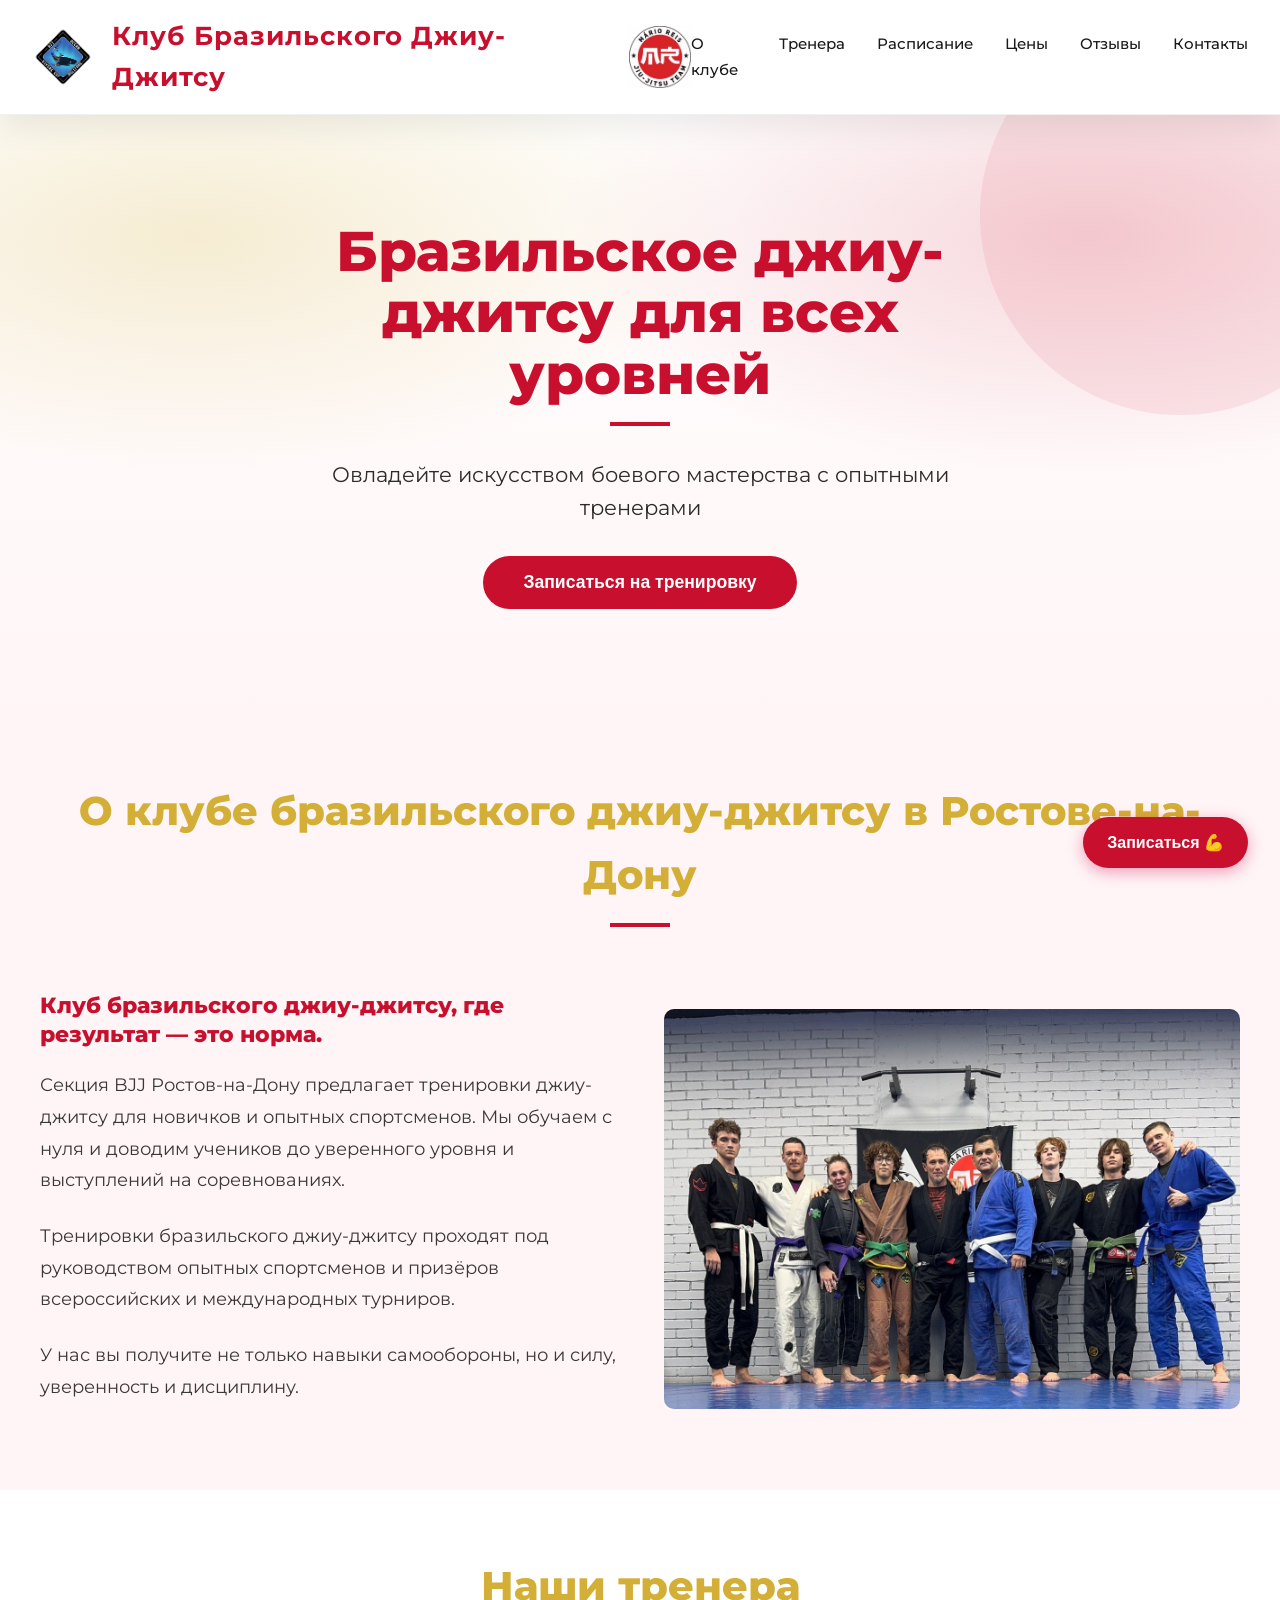
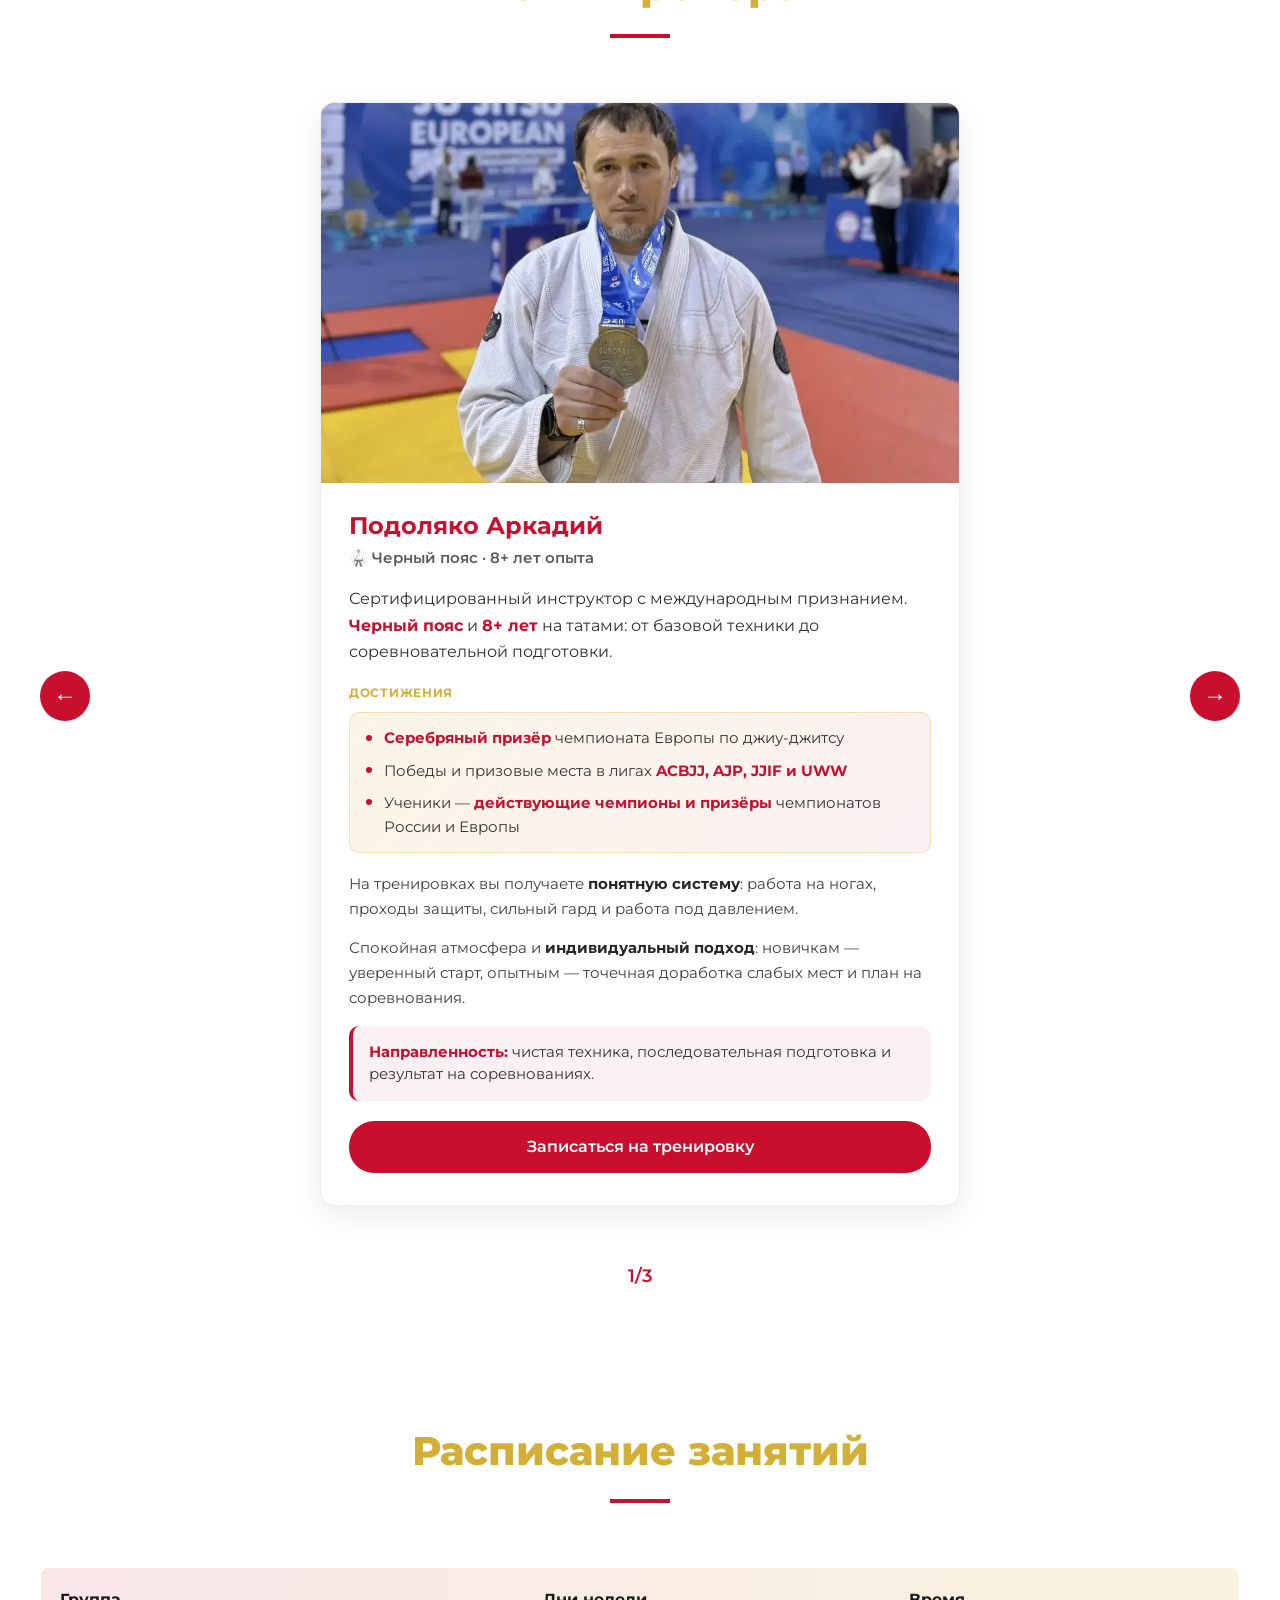
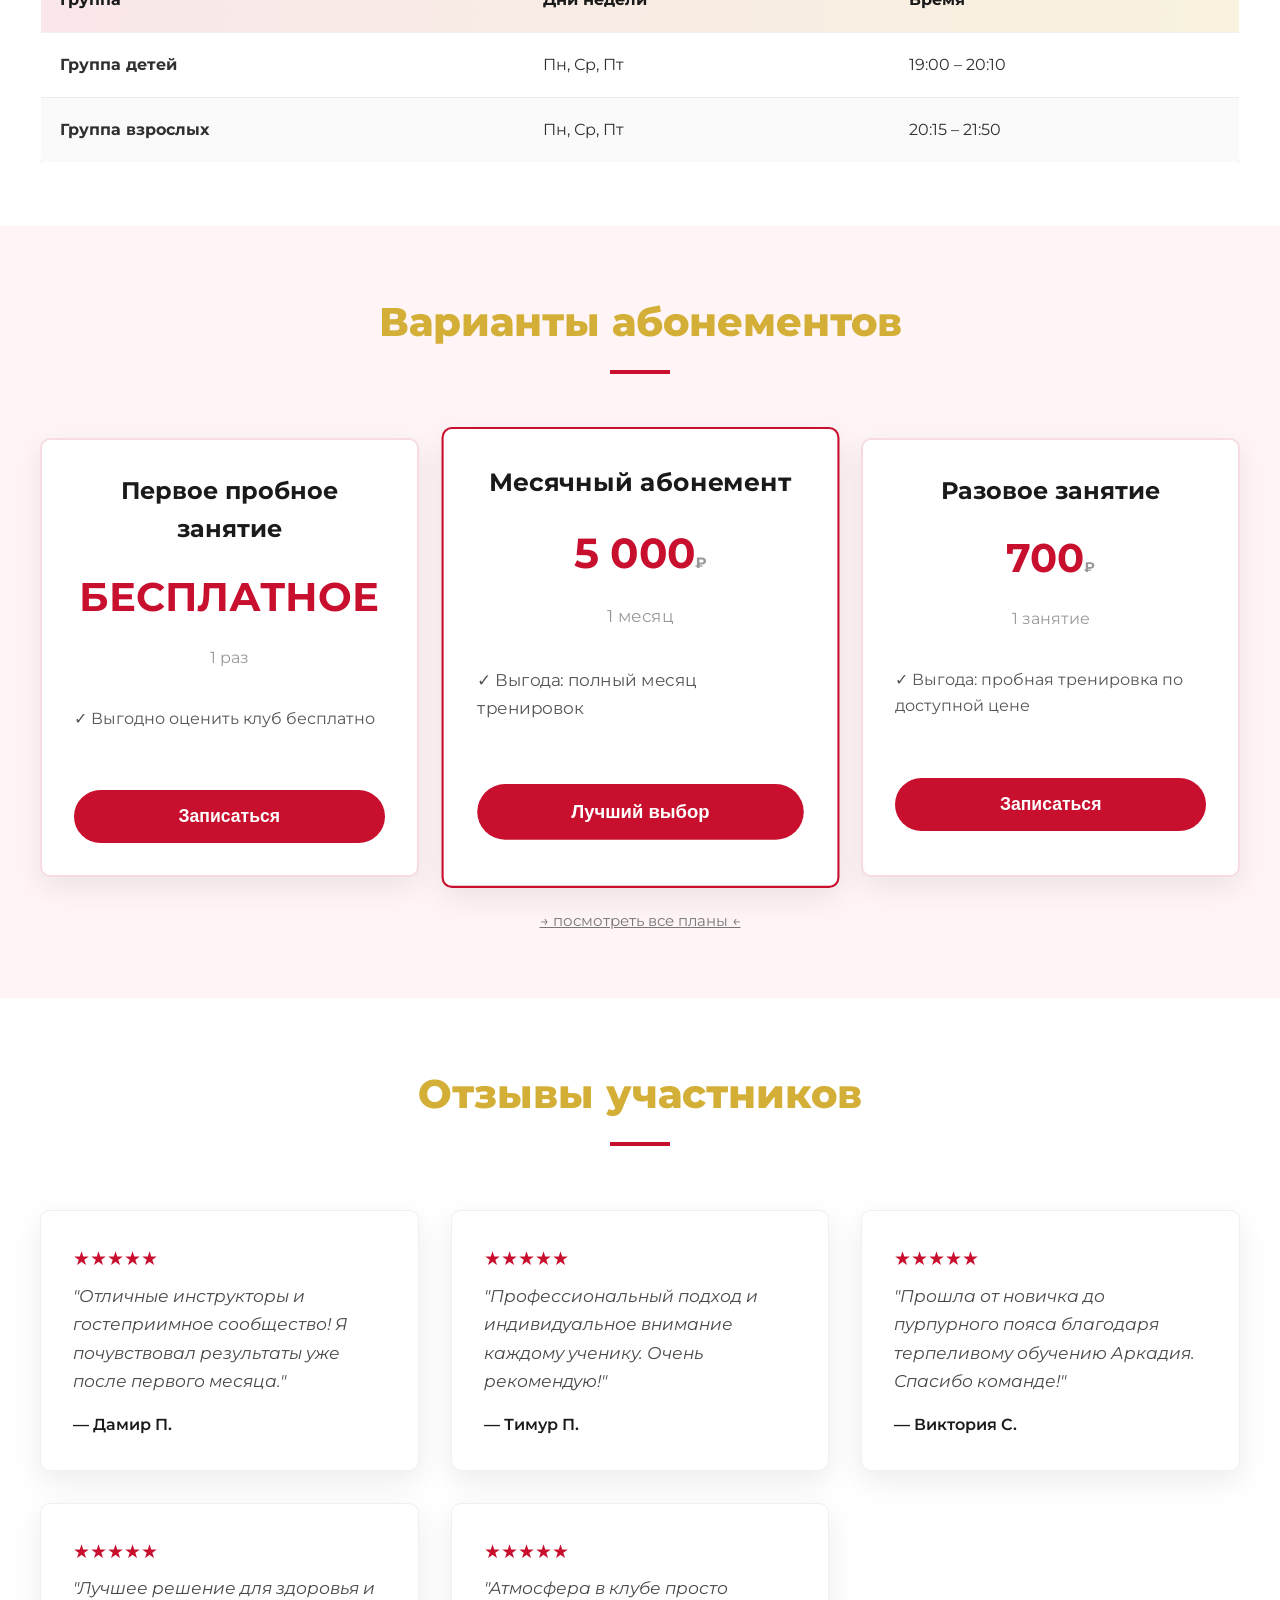
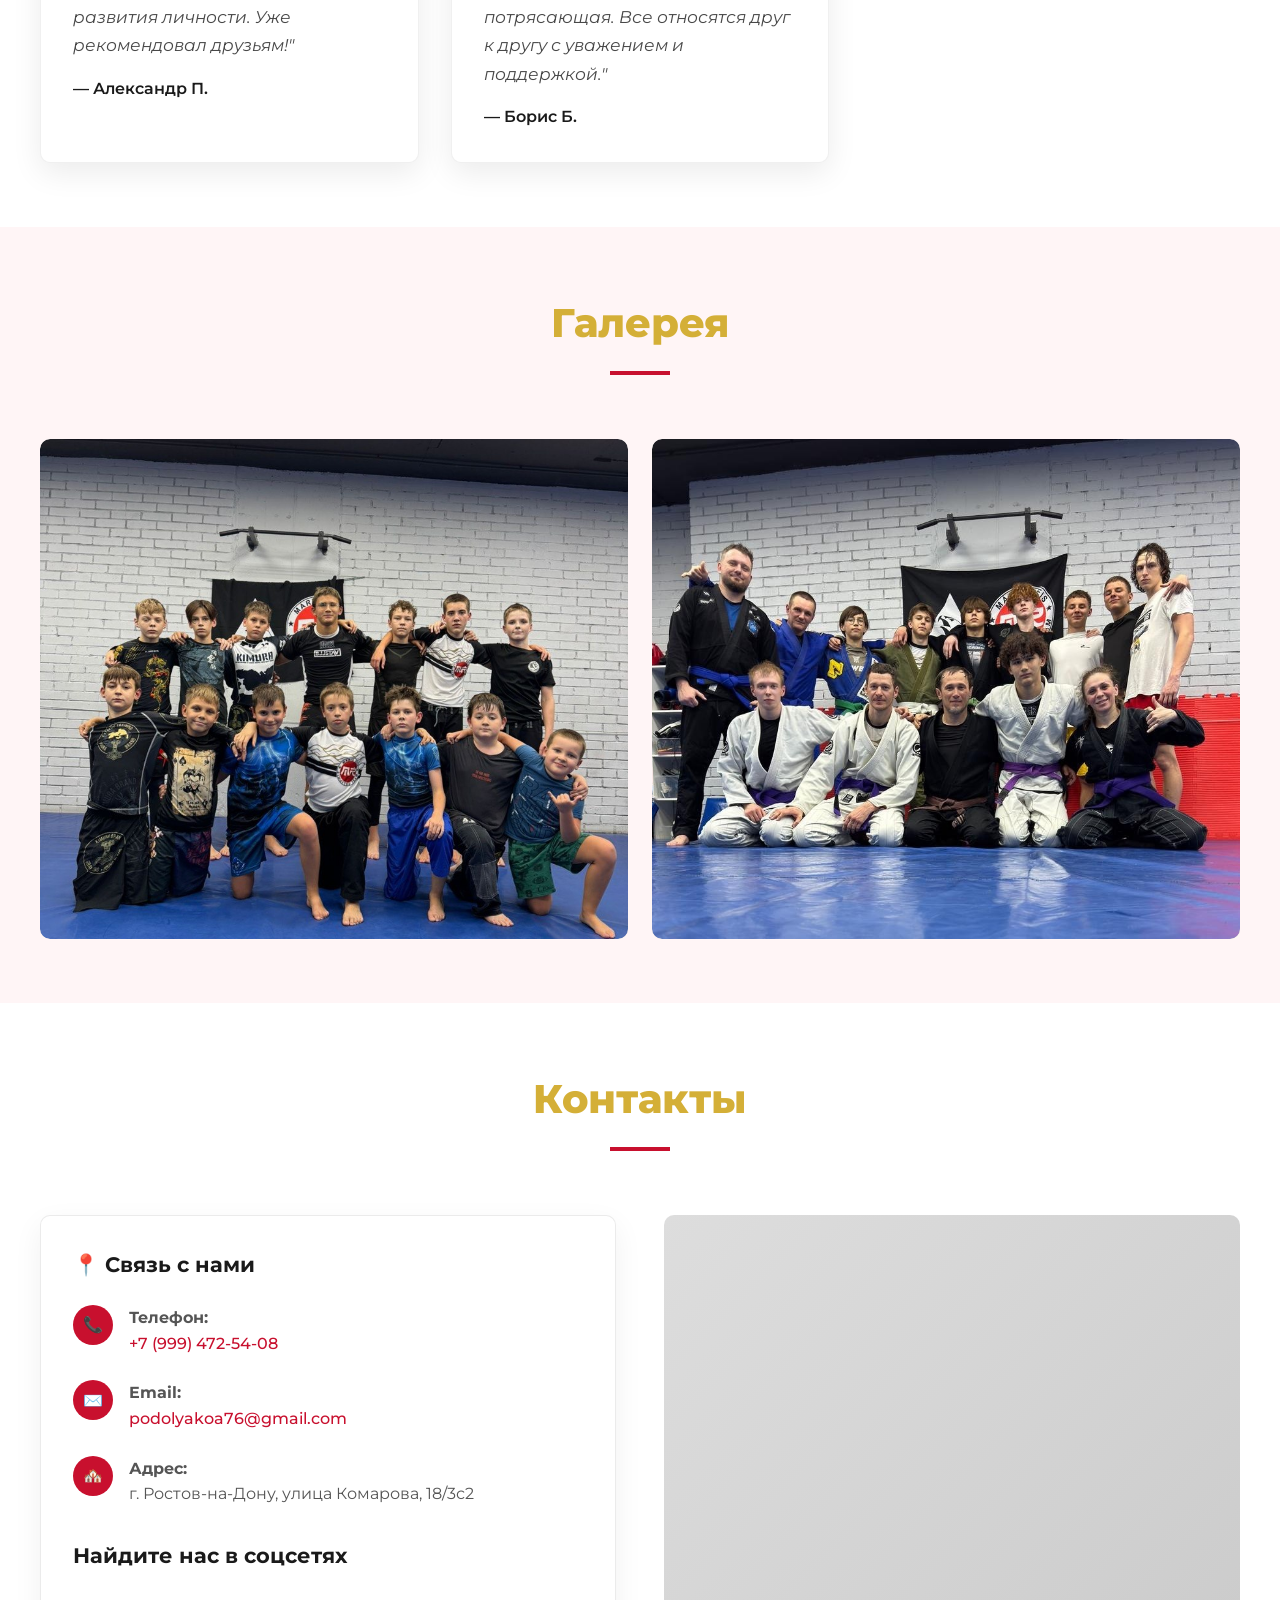
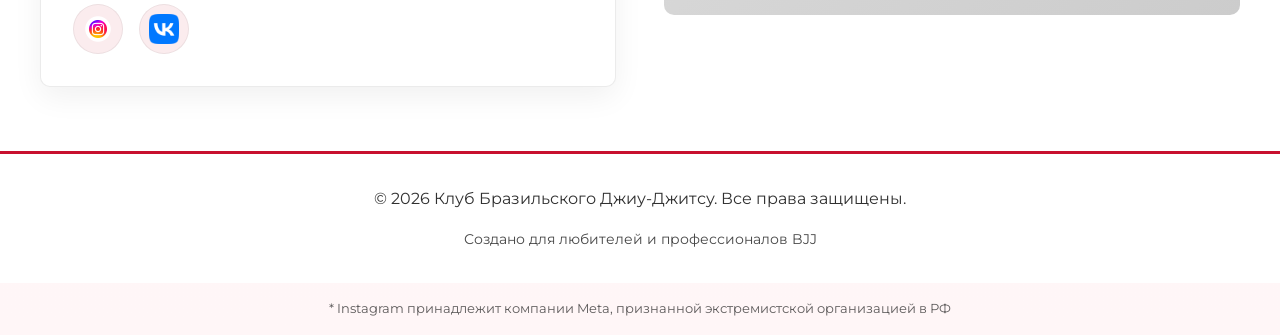
<file: index.html>
<!DOCTYPE html>
<html lang="ru">
<head>
    <meta charset="UTF-8">
    <meta name="viewport" content="width=device-width, initial-scale=1.0">
    <meta name="description" content="Секция бразильского джиу-джитсу в Ростове-на-Дону. Тренировки для новичков и спортсменов. Запишись на занятие.">
    <title>Бразильское джиу-джитсу в Ростове-на-Дону — тренировки BJJ</title>
    <link rel="preconnect" href="https://fonts.googleapis.com">
    <link rel="preconnect" href="https://fonts.gstatic.com" crossorigin>
    <link href="https://fonts.googleapis.com/css2?family=Montserrat:wght@400;500;600;700;800&display=swap" rel="stylesheet">
    <link rel="stylesheet" href="style.css">
    <link rel="icon" href="favicon.ico" type="image/x-icon">
</head>
<body>
    <!-- Header -->
    <header>
        <div class="header-content">
            <div class="logo-row">
                <img src="images/logo1.jpg" alt="Логотип клуба слева" class="club-logo">
                <h1>Клуб Бразильского Джиу-Джитсу</h1>
                <img src="images/logo2.jpg" alt="Логотип клуба справа" class="club-logo">
            </div>
            <nav>
                <ul class="nav-menu">
                    <li><a href="#about">О клубе</a></li>
                    <li><a href="#coaches">Тренера</a></li>
                    <li><a href="#schedule">Расписание</a></li>
                    <li><a href="#pricing">Цены</a></li>
                    <li><a href="#reviews">Отзывы</a></li>
                    <li><a href="#contacts">Контакты</a></li>
                </ul>
            </nav>
            <button class="burger-button" id="burgerButton" type="button" aria-label="Открыть меню" aria-expanded="false" aria-controls="mobileMenu">
                <span class="burger-icon" aria-hidden="true">
                    <span></span>
                    <span></span>
                    <span></span>
                </span>
            </button>
        </div>
        <div class="mobile-menu-backdrop" id="mobileMenuBackdrop" aria-hidden="true"></div>
        <nav class="mobile-menu" id="mobileMenu" aria-label="Мобильная навигация">
            <ul>
                <li><a href="#about">О клубе</a></li>
                <li><a href="#coaches">Тренера</a></li>
                <li><a href="#schedule">Расписание</a></li>
                <li><a href="#pricing">Цены</a></li>
                <li><a href="#reviews">Отзывы</a></li>
                <li><a href="#contacts">Контакты</a></li>
            </ul>
        </nav>
    </header>

    <!-- Hero Section -->
    <section class="hero">
        <div class="hero-content">
            <h2>Бразильское джиу-джитсу для всех уровней</h2>
            <p>Овладейте искусством боевого мастерства с опытными тренерами</p>
            <button class="cta-button" onclick="document.querySelector('.contacts').scrollIntoView()">Записаться на тренировку</button>
        </div>
    </section>

    <!-- About Section -->
    <section class="about" id="about">
        <div class="container">
            <h2>О клубе бразильского джиу-джитсу в Ростове-на-Дону</h2>
            <div class="about-grid">
                <div class="about-text">
                    <p><strong>Клуб бразильского джиу-джитсу, где результат — это норма.</strong></p>
                    <p>Секция BJJ Ростов-на-Дону предлагает тренировки джиу-джитсу для новичков и опытных спортсменов. Мы обучаем с нуля и доводим учеников до уверенного уровня и выступлений на соревнованиях.</p>
                    <p>Тренировки бразильского джиу-джитсу проходят под руководством опытных спортсменов и призёров всероссийских и международных турниров.</p>
                    <p>У нас вы получите не только навыки самообороны, но и силу, уверенность и дисциплину.</p>
                </div>
                <div class="about-image">
                    <img src="images/main.jpg" alt="Тренировочный зал" style="width: 100%; height: 100%; object-fit: cover; border-radius: 10px;">
                </div>
            </div>
        </div>
    </section>

    <!-- Coach Section -->
    <section class="coach" style="background: white;" id="coaches">
        <div class="container coaches-section">
            <h2>Наши тренера</h2>
            <div class="coaches-carousel">
                <button class="carousel-arrow left" onclick="scrollCoaches(-1)">←</button>
                
                <div class="coaches-slider" id="coachesSlider">
                    <div class="coach-main" id="coachMainContainer">
                        <!-- Основной тренер будет отображаться здесь -->
                    </div>
                    <div class="coach-counter" id="coachCounter">1/2</div>
                </div>

                <button class="carousel-arrow right" onclick="scrollCoaches(1)">→</button>
            </div>
        </div>
    </section>

    <!-- Schedule Section -->
    <section class="schedule" id="schedule">
        <div class="container">
            <h2>Расписание занятий</h2>
            <div class="schedule-scroll">
            <table class="schedule-table">
                <thead>
                    <tr>
                        <th>Группа</th>
                        <th>Дни недели</th>
                        <th>Время</th>
                    </tr>
                </thead>
                <tbody>
                    <tr>
                        <td><strong>Группа детей</strong></td>
                        <td>Пн, Ср, Пт</td>
                        <td>19:00 – 20:10</td>
                    </tr>
                    <tr>
                        <td><strong>Группа взрослых</strong></td>
                        <td>Пн, Ср, Пт</td>
                        <td>20:15 – 21:50</td>
                    </tr>
                </tbody>
            </table>
            </div>
        </div>
    </section>

    <!-- Pricing Section -->
    <section class="pricing" id="pricing">
        <div class="container">
            <h2>Варианты абонементов</h2>
            <div class="pricing-grid">
                <div class="pricing-card">
                    <h3>Первое пробное занятие</h3>
                    <div class="price">БЕСПЛАТНОЕ<span class="price-period"></span></div>
                    <p style="color: #999; margin-bottom: 1rem;">1 раз</p>
                    <ul>
                        <li>✓ Выгодно оценить клуб бесплатно</li>
                    </ul>
                    <button class="cta-button">Записаться</button>
                </div>

                <div class="pricing-card featured">
                    <h3>Месячный абонемент</h3>
                    <div class="price">5 000<span class="price-period">₽</span></div>
                    <p style="color: #999; margin-bottom: 1rem;">1 месяц</p>
                    <ul>
                        <li>✓ Выгода: полный месяц тренировок</li>
                    </ul>
                    <button class="cta-button">Лучший выбор</button>
                </div>

                <div class="pricing-card">
                    <h3>Разовое занятие</h3>
                    <div class="price">700<span class="price-period">₽</span></div>
                    <p style="color: #999; margin-bottom: 1rem;">1 занятие</p>
                    <ul>
                        <li>✓ Выгода: пробная тренировка по доступной цене</li>
                    </ul>
                    <button class="cta-button" onclick="document.querySelector('.contacts').scrollIntoView()">Записаться</button>
                </div>
            </div>
            <div style="text-align: center; margin-top: 2rem;">
                <p style="color: #999; font-size: 0.95rem; cursor: pointer;" onclick="toggleExtendedPlans()">
                    <span style="text-decoration: underline; color: #777;">→ посмотреть все планы ←</span>
                </p>
            </div>
        </div>
    </section>

    <!-- Reviews Section -->
    <section class="reviews" id="reviews">
        <div class="container">
            <h2>Отзывы участников</h2>
            <div class="reviews-grid">
                <div class="review-card">
                    <div class="review-rating">★★★★★</div>
                    <p class="review-text">"Отличные инструкторы и гостеприимное сообщество! Я почувствовал результаты уже после первого месяца."</p>
                    <p class="review-author">— Дамир П.</p>
                </div>

                <div class="review-card">
                    <div class="review-rating">★★★★★</div>
                    <p class="review-text">"Профессиональный подход и индивидуальное внимание каждому ученику. Очень рекомендую!"</p>
                    <p class="review-author">— Тимур П.</p>
                </div>

                <div class="review-card">
                    <div class="review-rating">★★★★★</div>
                    <p class="review-text">"Прошла от новичка до пурпурного пояса благодаря терпеливому обучению Аркадия. Спасибо команде!"</p>
                    <p class="review-author">— Виктория С.</p>
                </div>

                <div class="review-card">
                    <div class="review-rating">★★★★★</div>
                    <p class="review-text">"Лучшее решение для здоровья и развития личности. Уже рекомендовал друзьям!"</p>
                    <p class="review-author">— Александр П.</p>
                </div>

                <div class="review-card">
                    <div class="review-rating">★★★★★</div>
                    <p class="review-text">"Атмосфера в клубе просто потрясающая. Все относятся друг к другу с уважением и поддержкой."</p>
                    <p class="review-author">— Борис Б.</p>
                </div>
            </div>
        </div>
    </section>

    <!-- Gallery Section -->
    <section class="gallery">
        <div class="container">
            <h2>Галерея</h2>
            <div class="gallery-grid">
                <div class="gallery-image"><img src="images/photo1.jpg" alt="Тренировка 1" style="width:100%; height:100%; object-fit:cover; border-radius:10px;"></div>
                <div class="gallery-image"><img src="images/photo2.jpg" alt="Тренировка 2" style="width:100%; height:100%; object-fit:cover; border-radius:10px;"></div>
            </div>
        </div>
    </section>

    <!-- Contacts Section -->
    <section class="contacts" id="contacts">
        <div class="container">
            <h2>Контакты</h2>
            <div class="contacts-grid">
                <div class="contact-info">
                    <h3>📍 Связь с нами</h3>
                    
                    <div class="contact-item">
                        <div class="contact-icon">📞</div>
                        <p><strong>Телефон:</strong><br><a href="tel:+79994725408">+7 (999) 472-54-08</a></p>
                    </div>

                    <div class="contact-item">
                        <div class="contact-icon">✉️</div>
                        <p><strong>Email:</strong><br><a href="mailto:podolyakoa76@gmail.com">podolyakoa76@gmail.com</a></p>
                    </div>

                    <div class="contact-item">
                        <div class="contact-icon">🏘️</div>
                        <p><strong>Адрес:</strong><br>г. Ростов-на-Дону, улица Комарова, 18/3с2</p>
                    </div>

                    <h3 style="margin-top: 2rem;">Найдите нас в соцсетях</h3>
                    <div class="social-links">
                        <a href="https://www.instagram.com/podolyakoas/" class="social-link" title="Instagram*"><img src="images/instagram_logo.png" alt="Instagram" class="social-icon"></a>
                        <a href="https://vk.com/id91910624" class="social-link" title="VK"><img src="images/vk_logo.png" alt="VK" class="social-icon"></a>
                        <!-- <a href="#" class="social-link" title="WhatsApp">💬</a> -->
                    </div>
                </div>

                <div class="map-placeholder">
                    <iframe src="https://yandex.ru/map-widget/v1/-/CPbWUDj5" width="100%" height="340" frameborder="0" allowfullscreen="true" style="border:0;"></iframe>
                </div>
            </div>
        </div>
    </section>

    <!-- Footer -->
    <footer>
        <p>&copy; 2026 Клуб Бразильского Джиу-Джитсу. Все права защищены.</p>
        <p style="margin-top: 1rem; font-size: 0.9rem; opacity: 0.8;">Создано для любителей и профессионалов BJJ</p>
    </footer>

    <p style="text-align: center; font-size: 0.8rem; margin: 1rem 0; opacity: 0.7;">* Instagram принадлежит компании Meta, признанной экстремистской организацией в РФ</p>

    <!-- Extended Plans Modal -->
    <div class="modal" id="extendedPlansModal">
        <div class="modal-content">
            <span class="close-modal" onclick="toggleExtendedPlans()">&times;</span>
            <h2>Расширенные Планы Абонементов</h2>
            <div class="extended-plans-grid">
                <div class="extended-plan-card">
                    <h3>КВАРТАЛЬНЫЙ Абонемент</h3>
                    <div class="plan-price">13 500<span>₽</span></div>
                    <p style="color: #999; margin-bottom: 1rem;">3 месяца</p>
                    <ul>
                        <li>✓ Выгода: 10% дешевле чем помесячно</li>
                    </ul>
                    <button class="cta-button" onclick="document.querySelector('.contacts').scrollIntoView(); toggleExtendedPlans();">Записаться</button>
                </div>

                <div class="extended-plan-card featured">
                    <div class="badge">ЛКШ экономия</div>
                    <h3>ГОДОВОЙ Абонемент</h3>
                    <div class="plan-price">50 000<span>₽</span></div>
                    <p style="color: #999; margin-bottom: 1rem;">12 месяцев</p>
                    <ul>
                        <li>✓ Выгода: 25% дешевле чем помесячно</li>
                    </ul>
                    <button class="cta-button" onclick="document.querySelector('.contacts').scrollIntoView(); toggleExtendedPlans();">Выбрать этот</button>
                </div>

                <div class="extended-plan-card">
                    <h3>ПЕРСОНАЛЬНЫЕ Тренировки</h3>
                    <div class="plan-price"><span>от </span>1 000<span>₽</span></div>
                    <p style="color: #999; margin-bottom: 1rem;">Кол-во занятий уточнять у тренера</p>
                    <ul>
                        <li>✓ Индивидуальный подход</li>
                        <li>✓ Ссылки на инструкторов находятся во вкладке "Тренера"</li>
                    </ul>
                    <button class="cta-button" onclick="document.querySelector('.contacts').scrollIntoView(); toggleExtendedPlans();">Записаться</button>
                </div>
            </div>
        </div>
    </div>

    <script src="script.js" defer></script>

    <!-- Fixed CTA Button -->
    <button class="cta-button-fixed" onclick="document.querySelector('.contacts').scrollIntoView()">Записаться 💪</button>
</body>
</html>
</file>
<file: style.css>
* {
    margin: 0;
    padding: 0;
    box-sizing: border-box;
}

:root {
    /* Light theme: white + red + gold */
    --primary: #ffffff;
    --secondary: #c8102e; /* red */
    --accent: #d4af37; /* gold */
    --light-bg: #fff5f6; /* warm light */
    --text: #1a1a1a;
    --border: #eadfe0;
}

html {
    scroll-behavior: smooth;
}

body {
    font-family: 'Montserrat', -apple-system, BlinkMacSystemFont, 'Segoe UI', Roboto, Oxygen, Ubuntu, Cantarell, sans-serif;
    line-height: 1.6;
    color: var(--text);
    background: linear-gradient(180deg, #ffffff 0%, #fff6f7 100%);
    overflow-x: hidden;
}

/* Header / Navigation */
header {
    background: #ffffff;
    color: var(--text);
    padding: 0;
    position: sticky;
    top: 0;
    z-index: 100;
    box-shadow: 0 10px 30px rgba(0,0,0,0.08);
    border-bottom: 1px solid rgba(0,0,0,0.06);
}

.header-content {
    display: flex;
    justify-content: space-between;
    align-items: center;
    padding: 1rem 2rem;
}

.logo-row {
    display: flex;
    align-items: center;
    gap: 18px;
}

.club-logo {
    width: 62px;
    height: 62px;
    object-fit: contain;
    background: transparent;
    border-radius: 0;
    padding: 0;
}

header h1 {
    font-size: 1.6rem;
    font-weight: 700;
    letter-spacing: 1px;
    margin: 0;
    color: var(--secondary);
}

.nav-menu {
    display: flex;
    list-style: none;
    gap: 2rem;
    margin: 0;
    padding: 0;
}

.nav-menu a {
    color: var(--text);
    text-decoration: none;
    font-weight: 500;
    transition: color 0.3s ease;
    font-size: 0.95rem;
}

.nav-menu a:hover {
    color: var(--secondary);
}

/* Mobile navigation */
.burger-button {
    display: none;
    align-items: center;
    justify-content: center;
    width: 44px;
    height: 44px;
    border: 1px solid rgba(200, 16, 46, 0.22);
    background: rgba(200, 16, 46, 0.06);
    border-radius: 12px;
    cursor: pointer;
    transition: background 0.2s ease, border-color 0.2s ease, transform 0.2s ease;
}

.burger-button:hover {
    background: rgba(200, 16, 46, 0.1);
    border-color: rgba(200, 16, 46, 0.45);
    transform: translateY(-1px);
}

.burger-icon {
    width: 20px;
    height: 14px;
    position: relative;
}

.burger-icon span {
    position: absolute;
    left: 0;
    width: 100%;
    height: 2px;
    background: var(--secondary);
    border-radius: 999px;
    transition: transform 0.2s ease, opacity 0.2s ease, top 0.2s ease;
}

.burger-icon span:nth-child(1) { top: 0; }
.burger-icon span:nth-child(2) { top: 6px; }
.burger-icon span:nth-child(3) { top: 12px; }

body.menu-open .burger-icon span:nth-child(1) { top: 6px; transform: rotate(45deg); }
body.menu-open .burger-icon span:nth-child(2) { opacity: 0; }
body.menu-open .burger-icon span:nth-child(3) { top: 6px; transform: rotate(-45deg); }

.mobile-menu-backdrop {
    position: fixed;
    inset: 0;
    background: rgba(0, 0, 0, 0.55);
    opacity: 0;
    pointer-events: none;
    transition: opacity 0.2s ease;
    z-index: 999;
}

.mobile-menu {
    position: fixed;
    top: 0;
    right: 0;
    height: 100vh;
    width: min(84vw, 360px);
    background: rgba(255, 255, 255, 0.98);
    border-left: 1px solid rgba(0, 0, 0, 0.08);
    padding: 84px 20px 24px;
    transform: translateX(100%);
    transition: transform 0.25s ease;
    z-index: 1000;
    overflow-y: auto;
    -webkit-overflow-scrolling: touch;
}

.mobile-menu ul {
    list-style: none;
    margin: 0;
    padding: 0;
    display: flex;
    flex-direction: column;
    gap: 12px;
}

.mobile-menu a {
    display: block;
    padding: 12px 14px;
    border-radius: 12px;
    color: var(--text);
    text-decoration: none;
    font-weight: 600;
    background: rgba(200, 16, 46, 0.05);
    border: 1px solid rgba(0, 0, 0, 0.06);
    transition: background 0.2s ease, border-color 0.2s ease, color 0.2s ease;
}

.mobile-menu a:hover {
    background: rgba(200, 16, 46, 0.12);
    border-color: rgba(200, 16, 46, 0.25);
    color: var(--secondary);
}

body.menu-open .mobile-menu-backdrop {
    opacity: 1;
    pointer-events: auto;
}

body.menu-open .mobile-menu {
    transform: translateX(0);
}

/* Fixed CTA Button */
.cta-button-fixed {
    position: fixed;
    bottom: 2rem;
    right: 2rem;
    background: var(--secondary);
    color: white;
    padding: 1rem 1.5rem;
    border: none;
    border-radius: 50px;
    font-size: 1rem;
    font-weight: 600;
    cursor: pointer;
    box-shadow: 0 4px 15px rgba(212, 20, 90, 0.4);
    transition: all 0.3s ease;
    z-index: 99;
}

.cta-button-fixed:hover {
    background: #b8103a;
    transform: translateY(-3px);
    box-shadow: 0 6px 20px rgba(212, 20, 90, 0.5);
}

/* Hero Section */
.hero {
    background: radial-gradient(900px 400px at 15% 20%, rgba(212, 175, 55, 0.22) 0%, rgba(212, 175, 55, 0) 60%),
                radial-gradient(900px 400px at 85% 20%, rgba(200, 16, 46, 0.16) 0%, rgba(200, 16, 46, 0) 60%),
                linear-gradient(180deg, #ffffff 0%, #fff5f6 100%);
    color: var(--text);
    padding: 6rem 2rem;
    text-align: center;
    min-height: 600px;
    display: flex;
    align-items: center;
    justify-content: center;
    position: relative;
    overflow: hidden;
}

.hero::before {
    content: '';
    position: absolute;
    width: 400px;
    height: 400px;
    background: var(--secondary);
    opacity: 0.08;
    border-radius: 50%;
    top: -100px;
    right: -100px;
}

.hero-content {
    position: relative;
    z-index: 1;
    max-width: 700px;
}

.hero h2 {
    font-size: 3.5rem;
    margin-bottom: 1rem;
    font-weight: 800;
    line-height: 1.1;
    color: var(--secondary);
}

.hero p {
    font-size: 1.3rem;
    margin-bottom: 2rem;
    opacity: 0.92;
}

.cta-button {
    display: inline-block;
    background: var(--secondary);
    color: white;
    padding: 1rem 2.5rem;
    border: none;
    border-radius: 50px;
    font-size: 1.1rem;
    font-weight: 600;
    cursor: pointer;
    transition: all 0.3s ease;
    text-decoration: none;
}

.cta-button:hover {
    background: #b8103a;
    transform: translateY(-2px);
    box-shadow: 0 8px 25px rgba(212, 20, 90, 0.4);
}

/* Sections */
section {
    padding: 4rem 2rem;
}

/* Fade-in on scroll */
.reveal {
    opacity: 0;
    transform: translateY(18px);
    transition: opacity 700ms ease, transform 700ms ease;
    will-change: opacity, transform;
}

.reveal.is-visible {
    opacity: 1;
    transform: translateY(0);
}

@media (prefers-reduced-motion: reduce) {
    .reveal {
        transition: none;
        transform: none;
        opacity: 1;
    }
}

section h2 {
    font-size: 2.5rem;
    margin-bottom: 3rem;
    text-align: center;
    color: var(--accent);
    font-weight: 800;
    position: relative;
    padding-bottom: 1rem;
}

section h2::after {
    content: '';
    display: block;
    width: 60px;
    height: 4px;
    background: var(--secondary);
    margin: 1rem auto 0;
}

.container {
    max-width: 1200px;
    margin: 0 auto;
    width: 100%;
    padding-left: 0;
    padding-right: 0;
}

img {
    max-width: 100%;
    height: auto;
}

/* About Section */
.about {
    background: var(--light-bg);
}

.about-grid {
    display: grid;
    grid-template-columns: 1fr 1fr;
    gap: 3rem;
    align-items: center;
}

.about-text p:first-child {
    font-size: 1.35rem;
    line-height: 1.35;
    margin-bottom: 1.25rem;
}

.about-text p:first-child strong {
    color: var(--secondary);
    font-weight: 800;
}

.about-text p {
    font-size: 1.1rem;
    line-height: 1.8;
    color: rgba(26, 26, 26, 0.86);
    margin-bottom: 1.5rem;
}

.about-image {
    width: 100%;
    height: 400px;
    background: linear-gradient(135deg, rgba(200, 16, 46, 0.12) 0%, rgba(212, 175, 55, 0.18) 100%);
    border-radius: 10px;
    display: flex;
    align-items: center;
    justify-content: center;
    color: var(--text);
    font-size: 1.2rem;
    font-weight: 500;
}

/* Coach Section */
.coaches-section {
    position: relative;
}

.coaches-carousel {
    position: relative;
    display: flex;
    align-items: center;
    justify-content: space-between;
    gap: 2rem;
    margin-top: 3rem;
}

.carousel-arrow {
    background: var(--secondary);
    color: white;
    border: none;
    width: 50px;
    height: 50px;
    border-radius: 50%;
    font-size: 1.5rem;
    cursor: pointer;
    transition: all 0.3s ease;
    z-index: 10;
    flex-shrink: 0;
}

.carousel-arrow:hover {
    background: #b8103a;
    transform: scale(1.1);
}

.coaches-slider {
    display: flex;
    flex-direction: column;
    gap: 2rem;
    flex: 1;
    align-items: center;
    justify-content: center;
}

.coach-main {
    flex: 0 0 auto;
    width: 100%;
    max-width: 640px;
    transition: all 0.4s ease;
}

.coach-card {
    background: #ffffff;
    border-radius: 14px;
    overflow: hidden;
    box-shadow: 0 10px 30px rgba(0,0,0,0.08);
    transition: all 0.3s ease;
    display: flex;
    flex-direction: column;
    height: 100%;
    border: 1px solid rgba(0,0,0,0.06);
}

.coach-card:hover {
    box-shadow: 0 8px 25px rgba(0,0,0,0.15);
}

.coach-image {
    width: 100%;
    height: min(52vw, 380px);
    max-height: 400px;
    background: linear-gradient(135deg, #f8f9fa 0%, #e9ecef 100%);
    display: flex;
    align-items: center;
    justify-content: center;
    color: #999;
    font-size: 1.2rem;
    overflow: hidden;
}

.coach-image img {
    width: 100%;
    height: 100%;
    object-fit: cover;
}

.coach-info {
    padding: 1.75rem 1.75rem 2rem;
    flex: 1;
    display: flex;
    flex-direction: column;
    gap: 0;
}

.coach-info h3 {
    font-size: 1.5rem;
    margin: 0 0 0.35rem;
    color: var(--secondary);
    line-height: 1.25;
}

.coach-rank {
    color: rgba(26, 26, 26, 0.72);
    font-weight: 600;
    font-size: 0.95rem;
    margin: 0 0 1.1rem;
    line-height: 1.45;
}

.coach-lead {
    font-size: 1rem;
    line-height: 1.65;
    color: rgba(26, 26, 26, 0.9);
    margin: 0 0 1.1rem;
}

.coach-lead strong {
    color: var(--secondary);
    font-weight: 700;
}

.coach-achievements-title {
    font-size: 0.75rem;
    font-weight: 700;
    letter-spacing: 0.06em;
    text-transform: uppercase;
    color: var(--accent);
    margin: 0 0 0.6rem;
}

.coach-achievements {
    list-style: none;
    margin: 0 0 1.15rem;
    padding: 0.85rem 1rem;
    background: linear-gradient(135deg, rgba(212, 175, 55, 0.12) 0%, rgba(200, 16, 46, 0.06) 100%);
    border-radius: 10px;
    border: 1px solid rgba(212, 175, 55, 0.28);
}

.coach-achievements li {
    position: relative;
    padding-left: 1.15rem;
    margin-bottom: 0.55rem;
    font-size: 0.95rem;
    line-height: 1.55;
    color: rgba(26, 26, 26, 0.88);
}

.coach-achievements li:last-child {
    margin-bottom: 0;
}

.coach-achievements li::before {
    content: '';
    position: absolute;
    left: 0;
    top: 0.55em;
    width: 6px;
    height: 6px;
    border-radius: 50%;
    background: var(--secondary);
}

.coach-achievements strong {
    color: var(--secondary);
    font-weight: 700;
}

.coach-text {
    font-size: 0.95rem;
    line-height: 1.65;
    color: rgba(26, 26, 26, 0.84);
    margin: 0 0 0.85rem;
}

.coach-text:last-of-type {
    margin-bottom: 0;
}

.coach-text strong {
    color: rgba(26, 26, 26, 0.95);
    font-weight: 700;
}

.coach-focus {
    margin-top: 1rem;
    padding: 0.9rem 1rem;
    border-radius: 10px;
    border-left: 4px solid var(--secondary);
    background: rgba(200, 16, 46, 0.06);
    font-size: 0.92rem;
    line-height: 1.55;
    color: rgba(26, 26, 26, 0.88);
}

.coach-focus strong {
    color: var(--secondary);
    font-weight: 700;
}

.coach-cta {
    background: var(--secondary);
    color: white;
    border: none;
    padding: 0.85rem 1.5rem;
    border-radius: 25px;
    font-weight: 600;
    cursor: pointer;
    width: 100%;
    transition: all 0.3s ease;
    margin-top: 1.25rem;
    display: block;
    text-decoration: none;
    text-align: center;
}

.coach-cta:hover {
    background: #b8103a;
    transform: translateY(-2px);
}

.coach-counter {
    text-align: center;
    color: var(--secondary);
    font-weight: 600;
    font-size: 1.1rem;
    margin-top: 1.5rem;
}

/* Modal Styles */
.modal {
    display: none;
    position: fixed;
    z-index: 1000;
    left: 0;
    top: 0;
    width: 100%;
    height: 100%;
    background-color: rgba(0,0,0,0.5);
    animation: fadeIn 0.3s ease;
}

@keyframes fadeIn {
    from { opacity: 0; }
    to { opacity: 1; }
}

.modal-content {
    background-color: white;
    margin: 10% auto;
    padding: 1.5rem;
    border-radius: 10px;
    width: 95%;
    max-width: 1200px;
    box-shadow: 0 8px 40px rgba(0,0,0,0.2);
    animation: slideIn 0.3s ease;
}

@keyframes slideIn {
    from {
        transform: translateY(-50px);
        opacity: 0;
    }
    to {
        transform: translateY(0);
        opacity: 1;
    }
}

.close-modal {
    color: #999;
    float: right;
    font-size: 2rem;
    font-weight: bold;
    cursor: pointer;
    transition: color 0.3s;
}

.close-modal:hover {
    color: var(--secondary);
}

.modal-content h2 {
    text-align: center;
    color: var(--text);
    margin-bottom: 1rem;
    font-size: 1.6rem;
}

.extended-plans-grid {
    display: flex;
    gap: 1rem;
    margin-top: 1rem;
    justify-content: center;
    flex-wrap: wrap;
}

.extended-plan-card {
    background: white;
    border: 2px solid #e9ecef;
    padding: 1.2rem;
    border-radius: 10px;
    transition: all 0.3s ease;
    position: relative;
    flex: 1;
    min-width: 280px;
    max-width: 320px;
}

.extended-plan-card:hover {
    transform: translateY(-5px);
    border-color: var(--secondary);
    box-shadow: 0 8px 30px rgba(212, 20, 90, 0.15);
}

.extended-plan-card.featured {
    border-color: var(--secondary);
    background: linear-gradient(135deg, rgba(212, 20, 90, 0.05) 0%, rgba(212, 20, 90, 0.02) 100%);
    box-shadow: 0 8px 30px rgba(212, 20, 90, 0.1);
}

.badge {
    position: absolute;
    top: -10px;
    right: 15px;
    background: var(--secondary);
    color: white;
    padding: 0.3rem 0.7rem;
    border-radius: 20px;
    font-size: 0.75rem;
    font-weight: 600;
}

.extended-plan-card h3 {
    color: var(--text);
    font-size: 1.2rem;
    margin-bottom: 0.6rem;
    margin-top: 0.3rem;
}

.plan-price {
    font-size: 1.8rem;
    color: var(--secondary);
    font-weight: 700;
    margin-bottom: 0.3rem;
}

.plan-price span {
    font-size: 1rem;
}

.extended-plan-card ul {
    list-style: none;
    margin: 1rem 0;
    text-align: left;
}

.extended-plan-card li {
    padding: 0.4rem 0;
    border-bottom: 1px solid #f0f0f0;
    color: #555;
    font-size: 0.85rem;
}

.extended-plan-card li:last-child {
    border-bottom: none;
}

.extended-plan-card .cta-button {
    margin-top: 0.8rem;
    padding: 0.6rem 1.2rem;
    font-size: 0.9rem;
}

/* Schedule Section */
.schedule {
    background: #ffffff;
}

.schedule-scroll {
    width: 100%;
    overflow-x: auto;
    -webkit-overflow-scrolling: touch;
    margin-top: 2rem;
    margin-left: 0;
    margin-right: 0;
}

.schedule-scroll .schedule-table {
    margin-top: 0;
}

.schedule-table {
    width: 100%;
    border-collapse: collapse;
    margin-top: 2rem;
    border: 1px solid rgba(0,0,0,0.08);
    border-radius: 8px;
    overflow: hidden;
    box-shadow: 0 10px 30px rgba(0,0,0,0.08);
}

.schedule-table thead {
    background: linear-gradient(90deg, rgba(200, 16, 46, 0.1) 0%, rgba(212, 175, 55, 0.16) 100%);
    color: var(--text);
}

.schedule-table th {
    padding: 1.2rem;
    text-align: left;
    font-weight: 700;
    color: var(--text);
}

.schedule-table td {
    padding: 1.2rem;
    border-top: 1px solid rgba(0,0,0,0.06);
    color: rgba(26, 26, 26, 0.9);
}

.schedule-table tbody tr:hover {
    background: rgba(200, 16, 46, 0.04);
}

.schedule-table tbody tr:nth-child(even) {
    background: rgba(0,0,0,0.02);
}

/* Pricing Section */
.pricing {
    background: var(--light-bg);
}

.pricing-grid {
    display: grid;
    grid-template-columns: repeat(auto-fit, minmax(300px, 1fr));
    gap: 2rem;
    margin-top: 2rem;
}

.pricing-card {
    background: #ffffff;
    padding: 2rem;
    border-radius: 10px;
    text-align: center;
    transition: all 0.3s ease;
    border: 2px solid rgba(200,16,46,0.14);
    box-shadow: 0 10px 30px rgba(0,0,0,0.08);
}

.pricing-card:hover {
    transform: translateY(-10px);
    border-color: var(--secondary);
    box-shadow: 0 10px 30px rgba(212, 20, 90, 0.15);
}

.pricing-card.featured {
    border-color: var(--secondary);
    transform: scale(1.05);
}

.pricing-card h3 {
    font-size: 1.5rem;
    margin-bottom: 1rem;
    color: var(--text);
}

.pricing-card .price {
    font-size: 2.5rem;
    color: var(--secondary);
    font-weight: 700;
    margin: 1rem 0;
}

.pricing-card .price-period {
    font-size: 0.9rem;
    color: #999;
}

.pricing-card ul {
    list-style: none;
    margin: 1.5rem 0;
    text-align: left;
}

.pricing-card li {
    padding: 0.7rem 0;
    border-bottom: 1px solid var(--border);
    color: #555;
}

.pricing-card li:last-child {
    border-bottom: none;
}

.pricing-card .cta-button {
    margin-top: 1.5rem;
    width: 100%;
    text-align: center;
}

/* Reviews Section */
.reviews {
    background: white;
}

.reviews-grid {
    display: grid;
    grid-template-columns: repeat(auto-fit, minmax(280px, 1fr));
    gap: 2rem;
    margin-top: 2rem;
}

.review-card {
    background: #ffffff;
    padding: 2rem;
    border-radius: 10px;
    box-shadow: 0 10px 30px rgba(0,0,0,0.08);
    transition: all 0.3s ease;
    border-left: 4px solid var(--secondary);
    border: 1px solid rgba(0,0,0,0.06);
}

.review-card:hover {
    transform: translateY(-5px);
    box-shadow: 0 8px 20px rgba(0,0,0,0.12);
}

.review-text {
    font-size: 1.05rem;
    font-style: italic;
    margin-bottom: 1rem;
    color: rgba(26, 26, 26, 0.8);
    line-height: 1.7;
}

.review-author {
    font-weight: 600;
    color: var(--text);
}

.review-rating {
    color: var(--secondary);
    margin-bottom: 0.5rem;
    font-size: 1.2rem;
}

/* Gallery Section */
.gallery {
    background: var(--light-bg);
}

.gallery-grid {
    display: grid;
    grid-template-columns: repeat(auto-fit, minmax(250px, 1fr));
    gap: 1.5rem;
    margin-top: 2rem;
}

.gallery-image {
    width: 100%;
    height: 500px;
    background: linear-gradient(135deg, #ddd 0%, #ccc 100%);
    border-radius: 10px;
    display: flex;
    align-items: center;
    justify-content: center;
    color: #999;
    font-size: 1rem;
    cursor: pointer;
    transition: all 0.3s ease;
    overflow: hidden;
}

.gallery-image:hover {
    transform: scale(1.05);
    box-shadow: 0 8px 20px rgba(0,0,0,0.15);
}

/* Contacts Section */
.contacts {
    background: white;
}

.contacts-grid {
    display: grid;
    grid-template-columns: 1fr 1fr;
    gap: 3rem;
    margin-top: 2rem;
}

.contact-info {
    background: #ffffff;
    padding: 2rem;
    border-radius: 10px;
    border: 1px solid rgba(0,0,0,0.08);
    box-shadow: 0 10px 30px rgba(0,0,0,0.06);
}

.contact-info h3 {
    font-size: 1.3rem;
    margin-bottom: 1.5rem;
    color: var(--text);
}

.contact-item {
    display: flex;
    align-items: flex-start;
    margin-bottom: 1.5rem;
}

.contact-icon {
    width: 40px;
    height: 40px;
    background: var(--secondary);
    border-radius: 50%;
    display: flex;
    align-items: center;
    justify-content: center;
    color: white;
    margin-right: 1rem;
    flex-shrink: 0;
    font-weight: bold;
}

.contact-item p {
    line-height: 1.6;
    color: #555;
}

.contact-item a {
    color: var(--secondary);
    text-decoration: none;
    font-weight: 500;
    transition: color 0.3s;
}

.contact-item a:hover {
    color: #b8103a;
}

.social-links {
    display: flex;
    gap: 1rem;
    margin-top: 2rem;
}

.social-link {
    width: 50px;
    height: 50px;
    background: rgba(200, 16, 46, 0.08);
    border-radius: 50%;
    display: flex;
    align-items: center;
    justify-content: center;
    color: var(--secondary);
    text-decoration: none;
    transition: all 0.3s;
    font-weight: bold;
    font-size: 1.2rem;
    border: 1px solid rgba(0,0,0,0.06);
}

.social-link:hover {
    background: var(--secondary);
    transform: translateY(-3px);
    color: #ffffff;
}

.social-link img {
    width: 30px;
    height: 30px;
    border-radius: 0; /* чтобы не было круглым */
}

.map-placeholder {
    width: 100%;
    height: 400px;
    background: linear-gradient(135deg, #ddd 0%, #ccc 100%);
    border-radius: 10px;
    display: flex;
    align-items: center;
    justify-content: center;
    color: #999;
    font-size: 1.1rem;
    overflow: hidden;
}

.map-placeholder iframe {
    display: block;
    width: 100%;
    max-width: 100%;
    height: 340px;
    border: 0;
}

/* Footer */
footer {
    background: #ffffff;
    color: var(--text);
    text-align: center;
    padding: 2rem;
    border-top: 3px solid var(--secondary);
}

footer p {
    opacity: 0.9;
}

/* Responsive — tablets & phones (до 768px) */
@media (max-width: 768px) {
    body {
        font-size: 16px;
        line-height: 1.55;
        padding-bottom: calc(5rem + env(safe-area-inset-bottom, 0px));
    }

    .header-content {
        padding: 0.65rem 1rem;
        gap: 0.5rem;
        align-items: center;
    }

    .logo-row {
        gap: 0.5rem;
        flex: 1;
        min-width: 0;
    }

    .club-logo {
        width: 44px;
        height: 44px;
        flex-shrink: 0;
    }

    header h1 {
        font-size: clamp(0.9rem, 3.8vw, 1.15rem);
        letter-spacing: 0.02em;
        line-height: 1.25;
        word-wrap: break-word;
        hyphens: auto;
    }

    .burger-button {
        display: inline-flex;
        flex-shrink: 0;
    }

    .nav-menu {
        display: none;
    }

    .hero {
        min-height: unset;
        padding: clamp(2.5rem, 8vw, 3.5rem) 1rem;
    }

    .hero-content {
        max-width: 100%;
        padding: 0 0.25rem;
    }

    .hero h2 {
        font-size: clamp(1.5rem, 5.5vw, 1.9rem);
        line-height: 1.2;
        margin-bottom: 0.85rem;
    }

    .hero p {
        font-size: 1rem;
        line-height: 1.55;
        margin-bottom: 1.5rem;
    }

    .cta-button {
        display: inline-block;
        width: 100%;
        max-width: 100%;
        padding: 0.9rem 1.25rem;
        font-size: 1rem;
        min-height: 48px;
        box-sizing: border-box;
    }

    section {
        padding: 2.5rem 1rem;
    }

    section h2 {
        font-size: clamp(1.45rem, 4.5vw, 1.85rem);
        margin-bottom: 1.75rem;
        line-height: 1.25;
        padding-left: 0.25rem;
        padding-right: 0.25rem;
    }

    .about-grid {
        grid-template-columns: 1fr;
        gap: 1.5rem;
    }

    .about-text p:first-child {
        font-size: 1.12rem;
        line-height: 1.35;
    }

    .about-text p {
        font-size: 1rem;
        line-height: 1.65;
        margin-bottom: 1.1rem;
    }

    .about-image {
        height: min(52vw, 280px);
        min-height: 200px;
    }

    .coaches-carousel {
        gap: 0.4rem;
        margin-top: 2rem;
        align-items: stretch;
    }

    .coaches-slider {
        flex: 1 1 auto;
        min-width: 0;
        width: 100%;
    }

    .carousel-arrow {
        width: 40px;
        height: 40px;
        min-width: 40px;
        min-height: 40px;
        font-size: 1.2rem;
        align-self: center;
    }

    .coach-main {
        max-width: 100%;
    }

    .coach-image {
        height: min(58vw, 300px);
    }

    .coach-info {
        padding: 1.25rem 1rem 1.5rem;
    }

    .coach-info h3 {
        font-size: 1.3rem;
    }

    .coach-lead,
    .coach-text,
    .coach-achievements li {
        font-size: 0.95rem;
        line-height: 1.6;
    }

    .coach-achievements {
        padding: 0.75rem 0.85rem;
    }

    .coach-cta {
        min-height: 48px;
        padding-top: 0.9rem;
        padding-bottom: 0.9rem;
        display: flex;
        align-items: center;
        justify-content: center;
    }

    .schedule-scroll {
        margin-left: -0.25rem;
        margin-right: -0.25rem;
        padding-right: 0.25rem;
    }

    .schedule-table {
        min-width: 100%;
    }

    .schedule-table th,
    .schedule-table td {
        padding: 0.75rem 0.45rem;
        font-size: 0.9rem;
        line-height: 1.45;
        word-break: break-word;
        vertical-align: top;
    }

    .pricing-grid {
        grid-template-columns: 1fr;
        gap: 1.25rem;
    }

    .pricing-card {
        min-width: 0;
        padding: 1.5rem 1.15rem;
    }

    .pricing-card.featured {
        transform: none;
    }

    .pricing-card h3 {
        font-size: 1.25rem;
    }

    .pricing-card .price {
        font-size: 2rem;
    }

    .pricing-card .cta-button {
        min-height: 48px;
        padding-top: 0.85rem;
        padding-bottom: 0.85rem;
    }

    .reviews-grid {
        grid-template-columns: 1fr;
        gap: 1.25rem;
    }

    .review-card {
        padding: 1.35rem 1.1rem;
        min-width: 0;
    }

    .review-text {
        font-size: 1rem;
    }

    .gallery-grid {
        grid-template-columns: 1fr;
        gap: 1rem;
    }

    .gallery-image {
        height: min(52vw, 340px);
        min-height: 220px;
    }

    .contacts-grid {
        grid-template-columns: 1fr;
        gap: 1.5rem;
    }

    .contact-info {
        padding: 1.35rem 1.1rem;
        min-width: 0;
    }

    .contact-item p {
        overflow-wrap: anywhere;
        word-break: break-word;
    }

    .map-placeholder {
        height: auto;
        min-height: 280px;
    }

    .map-placeholder iframe {
        height: min(50vw, 320px);
        min-height: 260px;
    }

    .modal-content {
        width: 92%;
        max-width: 100%;
        margin: 8vh auto;
        padding: 1.25rem 1rem;
        max-height: min(88vh, 900px);
        overflow-y: auto;
        -webkit-overflow-scrolling: touch;
    }

    .modal-content h2 {
        font-size: 1.35rem;
        line-height: 1.3;
        padding: 0 0.25rem;
    }

    .extended-plans-grid {
        flex-direction: column;
        align-items: stretch;
    }

    .extended-plan-card {
        min-width: 0;
        max-width: 100%;
        width: 100%;
    }

    .extended-plan-card .cta-button {
        min-height: 48px;
        width: 100%;
    }

    .cta-button-fixed {
        bottom: max(0.75rem, env(safe-area-inset-bottom, 0.75rem));
        right: max(0.75rem, env(safe-area-inset-right, 0.75rem));
        left: auto;
        padding: 0.8rem 1.1rem;
        font-size: 0.95rem;
        min-height: 48px;
        max-width: calc(100vw - 1.5rem);
        box-sizing: border-box;
    }

    footer {
        padding: 1.5rem 1rem;
    }

    footer p {
        font-size: 0.95rem;
        line-height: 1.5;
    }
}

@media (max-width: 480px) {
    header h1 {
        font-size: 1.05rem;
    }

    .hero {
        padding: 2.25rem 0.85rem;
    }

    .hero h2 {
        font-size: clamp(1.35rem, 6vw, 1.65rem);
    }

    section h2 {
        font-size: 1.45rem;
    }

    .modal-content {
        width: 94%;
        margin: 6vh auto;
        padding: 1rem 0.85rem;
    }
}
</file>
